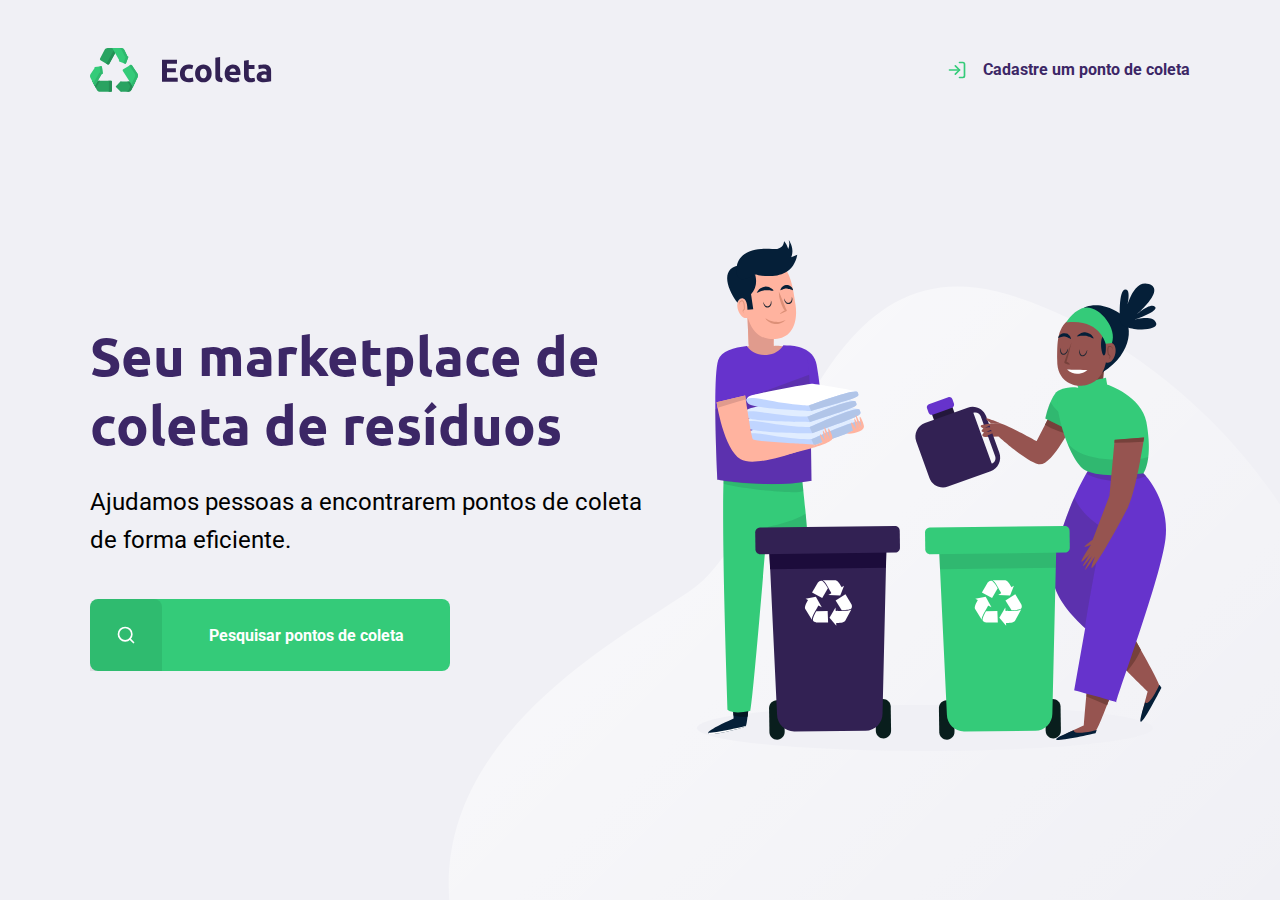
<file: index.html>
<!DOCTYPE html>
<html lang="pt-br">

<head>
    <meta charset="UTF-8">
    <meta http-equiv="X-UA-Compatible" content="IE=edge">
    <meta name="viewport" content="width=device-width, initial-scale=1.0">
    
    <title>NLW</title>

    <link rel="stylesheet" href="styles/main.css">
    <link rel="stylesheet" href="styles/home.css">
    <link rel="stylesheet" href="styles/modal.css">
    <link rel="stylesheet" href="styles/responsive.css">
</head>


<body>
    <div id="page-home">
        <div class="content">

            <header>
                <a href="index.html"><img src="/assets/logo.svg" alt="Logomarca"></a>
                <a href="create-point.html">
                    <span></span>
                    Cadastre um ponto de coleta
                </a>
            </header>
           
            <main>
                <h1>Seu marketplace de coleta de resíduos</h1>
                
                <p>Ajudamos pessoas a encontrarem pontos de coleta de forma eficiente.</p>
                
                <a href="#"><span></span><strong>Pesquisar pontos de coleta</strong></a>
            </main>

        </div>
    </div>

    
    <div id="modal" class="hide">
        <div class="content">
            <div class="header">
                <h1>Pontos de Coleta</h1>
                <a href="#">Fechar</a>
            </div>
            <form action="search-results.html">
                <label for="search">Cidade</label>
                <div class="search field">
                    <input type="text" name="search" placeholder="Pesquise por cidade">
                    <button>
                        <img src="/assets/search.svg" alt="Buscar">
                    </button>
                </div>
            </form>
        </div>
    </div>


    <script src="/scripts/index.js"></script>
</body>

</html>
</file>
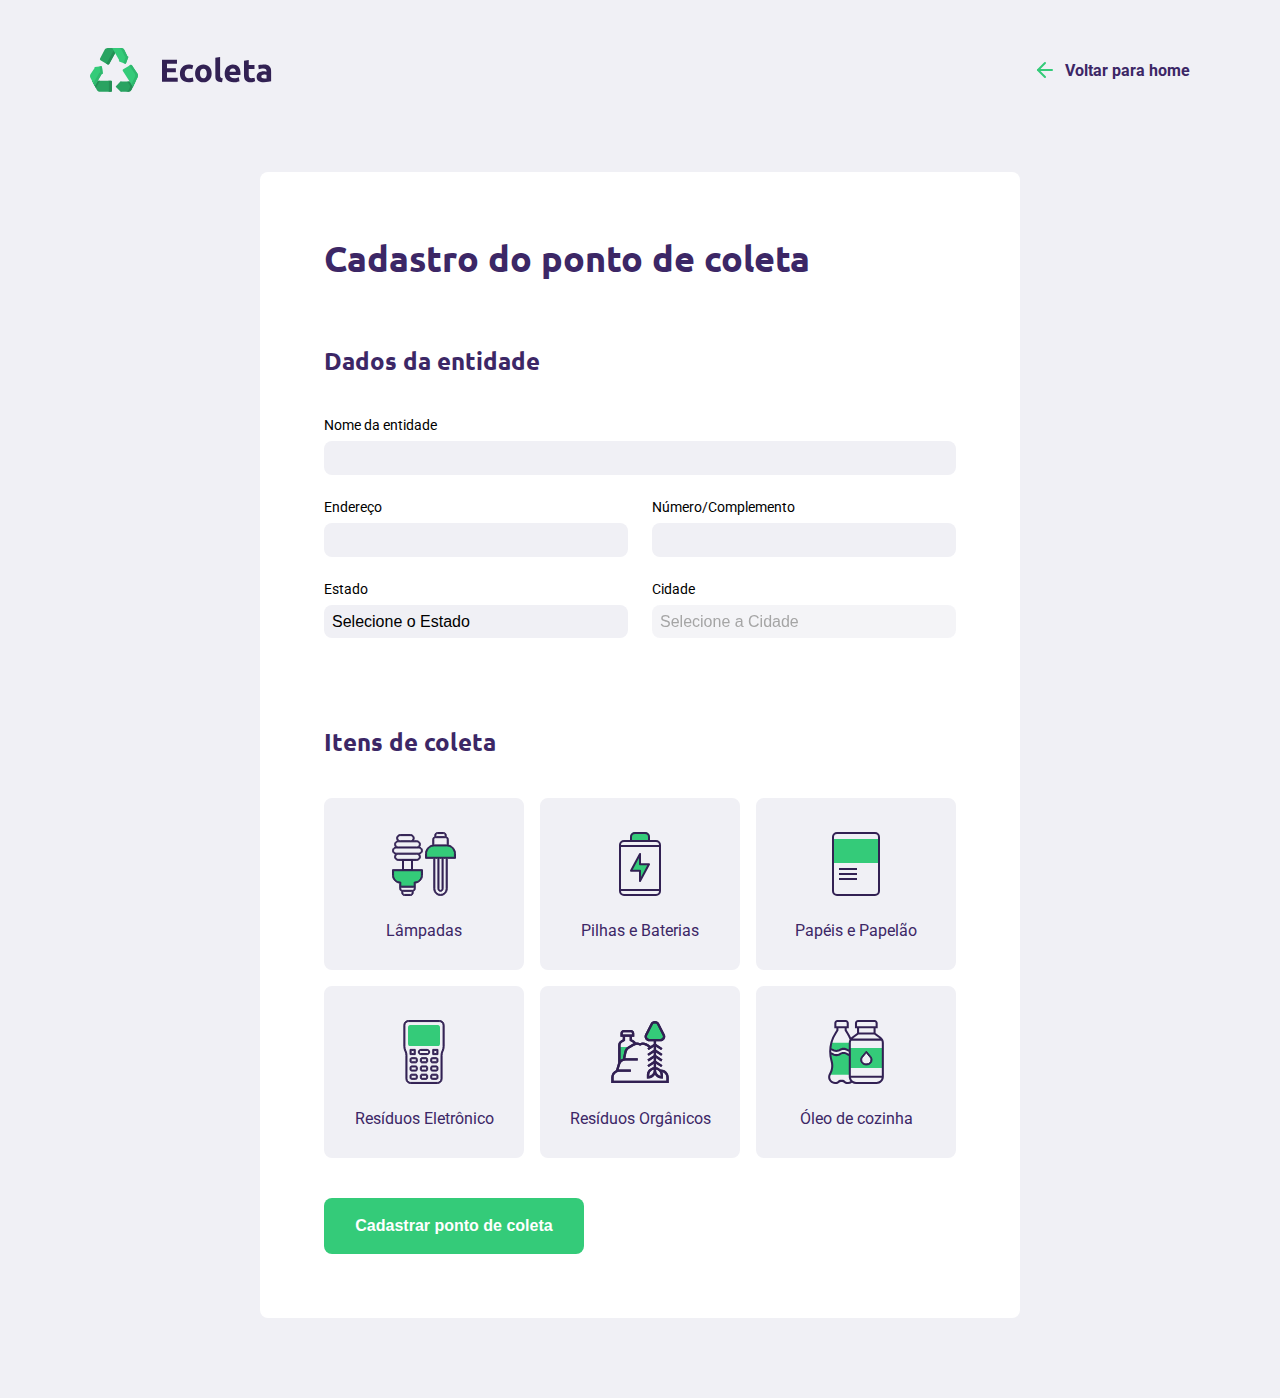
<file: create-point.html>
<!DOCTYPE html>
<html lang="pt-br">

<head>
    <meta charset="UTF-8">
    <meta http-equiv="X-UA-Compatible" content="IE=edge">
    <meta name="viewport" content="width=device-width, initial-scale=1.0">
    
    <title>Criar um ponto de coleta</title>

    <link rel="stylesheet" href="styles/main.css"> <!-- A ordem que os documentos de CSS são linkados é importante -->
    <link rel="stylesheet" href="styles/create-point.css"> <!-- Primeiro ele puxa o CSS do arquivo acima, depois o daqui, depois o abaixo -->
    <link rel="stylesheet" href="styles/responsive.css"> <!-- Esse documento funciona com base no que tem nos padrões do main -->
</head>


<body>
    <div id="page-create-point">
            
        <header>
            <a href="index.html"><img src="/assets/logo.svg" alt="Logomarca"></a>
                <a href="index.html">
                    <span></span>
                    Voltar para home
                </a>
            </header>
            
            <form action="">
                <h1>Cadastro do ponto de coleta</h1>

                <fieldset>

                    <legend><h2>Dados da entidade</h2></legend>

                    <div class="field">
                        <label for="name">Nome da entidade</label>
                        <input type="text" name="name" required>
                    </div>

                    <div class="field-group">
                        <div class="field">
                            <label for="adress">Endereço</label>
                            <input type="text" name="adress" required>
                        </div>
                        <div class="field">
                            <label for="adress2">Número/Complemento</label>
                            <input type="text" name="adress2" required>
                        </div>
                    </div>
                    
                    <div class="field-group">
                        <div class="field">
                            <label for="uf">Estado</label>
                            <select name="uf" id="" required>
                                <option value="">Selecione o Estado</option>
                            </select>

                            <input type="hidden" name="state"> <!--O valor desse campo vai receber o nome do estado -->
                        </div>
                        <div class="field">
                            <label for="city">Cidade</label>
                            <select name="city" id="" disabled required>
                                <option value="">Selecione a Cidade</option>
                            </select>
                        </div>
                    </div>

                </fieldset>

                <fieldset>
                    <legend><h2>Itens de coleta</h2></legend>

                    <div class="items-grid">
                        <li data-id="1">
                            <img src="/assets/lampadas.svg" alt="Lâmpadas">
                            <span>Lâmpadas</span>
                        </li>
                        
                        <li data-id="2">
                            <img src="/assets/baterias.svg" alt="Pilhas e Baterias">
                            <span>Pilhas e Baterias</span>
                        </li>

                        <li data-id="3">
                            <img src="/assets/papeis-papelao.svg" alt="Papéis e Papelão">
                            <span>Papéis e Papelão</span>
                        </li>

                        <li data-id="4">
                            <img src="/assets/eletronicos.svg" alt="Resíduos Eletrônico">
                            <span>Resíduos Eletrônico</span>
                        </li>

                        <li data-id="5">
                            <img src="/assets/organicos.svg" alt="Resíduos Orgânicos">
                            <span>Resíduos Orgânicos</span>
                        </li>

                        <li data-id="6">
                            <img src="/assets/oleo.svg" alt="Óleo de cozinha">
                            <span>Óleo de cozinha</span>
                        </li>
                    </div>

                    <input type="hidden" name="items">
                </fieldset>

                <button type="submit">Cadastrar ponto de coleta</button>
                
            </form>

    </div>

    <script src="/scripts/create-point.js"></script>
</body>

</html>
</file>
<file: styles/main.css>
@charset "UTF-8";

@import url('https://fonts.googleapis.com/css2?family=Ubuntu:wght@700&display=swap');
@import url('https://fonts.googleapis.com/css2?family=Roboto&display=swap');

* {
    margin: 0;
    padding: 0;
}

:root {
    --title-color: #3c2766;
    --primary-color: #34cb79;
    --secondary-color: #F0F0F5;
}

html {
    font-family: 'Roboto', sans-serif;
}

body {
    background: var(--secondary-color);
    -webkit-font-smoothing: antialiased;
}

a {
    text-decoration: none;
}

h1, h2, h3, h4, h5, h6 {
    font-family: 'Ubuntu', sans-serif;
    color: var(--title-color);
}
</file>
<file: styles/home.css>
/* CSS para a página Home */

#page-home {
    height: 100vh; /* Altura dinâmica */

    background: url('../assets/home-background.svg') no-repeat;
    background-position: 35vw bottom;
}

#page-home .content {
    width: 90%;
    height: 100%;
    max-width: 1100px;
    
    margin: auto;
    display: flex;
    flex-direction: column;
}

#page-home header {
    margin-top: 48px;

    display: flex;
    align-items: center;
    justify-content: space-between;
}

#page-home header a {
    display: flex;
    font-weight: 700;
    color: var(--title-color);
}

#page-home header a span {
    margin-right: 16px;
    display: flex;

    background-image: url('../assets/log-in.svg');

    width: 20px;
    height: 20px;
}

#page-home main {
    max-width: 560px;

    display: flex;
    flex: 1;
    flex-direction: column;
    justify-content: center;
}

#page-home main h1 {
    font-size: 54px;
}

#page-home main p {
    font-size: 24px;
    line-height: 38px;
    margin-top: 24px;
}

#page-home main a {
    width: 100%;
    height: 72px;
    max-width: 360px;
    margin-top: 40px;
    border-radius: 8px;

    background: var(--primary-color);
    align-items: center;
    display: flex;

    transition: 400ms;
    /* font-weight: bold; */
}

#page-home main a:hover {
    background-color: #34cb79;
}

#page-home main a span {
    width: 72px;
    height: 72px;
    
    border-top-left-radius: 8px;
    border-top-right-radius: 8px;
    background-color: rgba(0, 0, 0, 0.08); /* Alpha é o 4° componente, é a transparência */

    display: flex;
    align-items: center;
    justify-content: center;
}

#page-home main a span::after {
    content: "";
    background-image: url('../assets/search.svg');

    width: 20px; /* Um span precisa de alguma altura e largura para que a imagem apareça */
    height: 20px;
}

#page-home main a strong {
    flex: 1;
    color: white;
    text-align: center;
}
</file>
<file: styles/modal.css>
#modal {
    height: 100vh;
    width: 100vw;
    
    background-color: #0E0A14EF;
    position: fixed;
    top: 0;

    display: flex;
    align-items: center;
    justify-content: center;

    transition: 400ms;
}

#modal.hide { /* Quando não há espaço antes da classe significa que, aqui, o modal tem uma classe hide */
    display: none;
}

#modal .content { /* O espaço antes da classe significa que está procurando uma classe content dentro do modal */
    width: 420px;
    color: white;
}

/* #modal .content {
    display: flex;
    align-items: center;
    justify-content: center;
} */

#modal .header {
    display: flex;
    align-items: center;
    justify-content: space-between;

    margin-bottom: 48px;
}

#modal .header a {
    background-image: url('/assets/x.svg');

    width: 20px;
    height: 20px;

    font-size: 0.01px; /* A fonte fica tão pequena que não é visível, mas isso é útil para acessibilidade usando um leitor de página */ 
}

#modal .header h1 {
    color: white;
    font-size: 36px;
    line-height: 42px;

}

#modal form label {
    font-size: 14px;
    line-height: 16px;

    display: block; /* Como o display natural do label é inline, não dá pra aplicar os margin top e bottom direito */
    margin-bottom: 8px;
}

#modal form .field {
    display: flex;
}

#modal form input {
    border-radius: 8px 0px 0px 8px;
    border: 0;
    padding: 16px 24px;

    font-size: 16px;
    color: #6C6C80;
    background-color: var(--secondary-color);

    flex: 1; /* Significa que o elemento vai pegar todo o espaço que sobra na sua caixa, neste caso o width é 420px */
    /* Com o flex 1 ele vai automaticamente preenche tudo que sobra de espaço na caixa */
}

#modal form button {
    width: 72px;
    height: 72px;

    background-color: var(--primary-color);
    border: 0;
    border-radius: 0px 8px 8px 0px;
}

#modal form button:hover {
    background-color: #2FB85E;
}
</file>
<file: styles/responsive.css>
/* Media queries */

@media (max-width: 900px){
    #page-home {
        background-position-x: 70vw;
    }

    #page-home .content {
        align-items: center;
        text-align: center;
    }

    #page-home header a {
        position: absolute;
        bottom: 48px;
    
        left: 50%;
        transform: translatex(-50%);
    }

    #page-home main {
        align-items: center;
    }

    #page-search-results .cards {
        grid-template-columns: 1fr;
    }

    #page-search-results .cards img {
        height: 225px;
    }
}

@media (min-width: 1700px) {
    #page-home {
        background-position-x: 40vw;
    }
}

@media (max-height: 760px) {
    #page-home {
        background-position-y: 200px; /* Imagem fica fixa até o 760px de altura */
    }
}
</file>
<file: styles/create-point.css>
#page-create-point {
    width: 90%; /* Largura normal de 90% mas */
    max-width: 1100px; /* se chegar a 1100px ele não aumenta mais. */

    margin: 0 auto; /* Em cima e embaixo é 0 mas nas laterais o espaço é preenchido automaticamente */
}

#page-create-point header {
    margin-top: 48px;

    display: flex;
    justify-content: space-between; /* Basicamente, no caso de 2 elementos, joga 1 elemento pra um lado, colocar um espação no meio, e colocar o outro elemento do lado oposto. */
    align-items: center;
}

#page-create-point header a {
    color: var(--title-color);
    font-weight: bold;

    display: flex;
    align-items: center;
}

#page-create-point header a span {
    background-image: url('/assets/arrow-left.svg');
    width: 20px;
    height: 24px;
    margin-right: 12px;

    display: flex;
}

form {
    margin: 80px auto; /* Alinhamento de caixas pelo lado de fora, display flex faz pelo lado de dentro */
    background-color: white;
    max-width: 760px;
    padding: 64px;

    /* margin -> outline -> border -> padding*/
    box-sizing: border-box; /* O padrão é box-sizing, quando muda pra border-box o padding vai preencher só até o limite definido da caixa, sendo o border o definidor de largura máxima */
    border-radius: 8px;
}

form h1 {
    font-size: 36px;
}

form fieldset {
    margin-top: 64px;

    border: 0;
}

form legend {
    margin-bottom: 40px;
}

form legend h2 {
    font-size: 24px;
}

form .field {
    margin-bottom: 24px;
    
    flex: 1;
    display: flex;
    flex-direction: column; /* O elementos passam a se estrturar como colunas ao invés do padrão de ficar um do lado do outro */
}

form .field-group {
    display: flex;
}

form input, form select {
    background-color: #f0f0f5;

    border: 0;
    padding: 8px;
    font-size: 1em;
    border-radius: 8px;
    /* outline: none; Faz com que a linha preta da hora de clicar no campo pra digitar não apareça */
}

form select {
    -webkit-appearance: none; /* Esses atributos assim fazem com que suma as características visuais padrão do campo select, tipo aquela seta pra baixo do lado */
    -moz-appearance: none; /* No chrome pode dar alguns problemas de ele não aplicar os estilos definidos para o campo select */
    appearance: none;  /* Assim esses atributos none servem pra resetar as coisas que o browser tinha posto */
}

form label {
    font-size: 14px;
    margin-bottom: 8px;
}

form .field-group .field + .field { /* Dentro do form fieldgroup vai pegar um field seguido de outro field */
    margin-left: 24px; /* O estilo está sendo aplicado no 2° field */
} /* Ex: Aplicando o CSS no campo cidade, o qual tá vindo após o campo estado */

form button {
    width: 260px;
    height: 56px;

    background-color: var(--primary-color);
    border-radius: 8px;

    color: white;
    font-weight: bold;
    font-size: 16px;

    border: 0;

    margin-top: 40px;

    transition: background-color 200ms; /* Faz a transição de cor só do background */
}

form button:hover {
    background-color: #2FB86E;
}

/* 2° fieldset: Itens de Coleta */

.items-grid {
    display: grid; /* Enquanto o flex é mais unidimensional, o grid trabalha melhor algo mais próximo de matrizes, linhas e colunas */
    /* grid-template-columns: 200px 200px 200px; Cria 3 colunas de 200px */
    grid-template-columns: 1fr 1fr 1fr; /* O fr é uma unidade de tamanho flexível que vai calcular sozinho como encaixar x colunas nesse espaço */
    gap: 16px; /* Menos complexo que o margin para separar os elementos */
}

.items-grid li {
    height: 120px;
    border: 2px solid #f0f0f5;
    border-radius: 8px;
    padding: 32px 24px 16px;
    background-color: #f0f0f5;

    list-style: none;
    text-align: center;

    display: flex;
    flex-direction: column;
    align-items: center;
    justify-content: space-between; /* Se comporta diferentemente de acordo com o flex-direction */

    cursor: pointer;
}

.items-grid li span {
    margin-top: 12px;
    
    flex: 1; /* Faz com que o restante do espaço após a imagem seja para este elemento */
    display: flex;
    align-items: center;

    color: var(--title-color);
}

.items-grid li.selected {
    background: #e1faec;
    border: 2px solid #34cb79;
}

.items-grid li img, .items-grid li span {
    pointer-events: none; /* Pra ajudar no event listener do JS */
}
</file>
